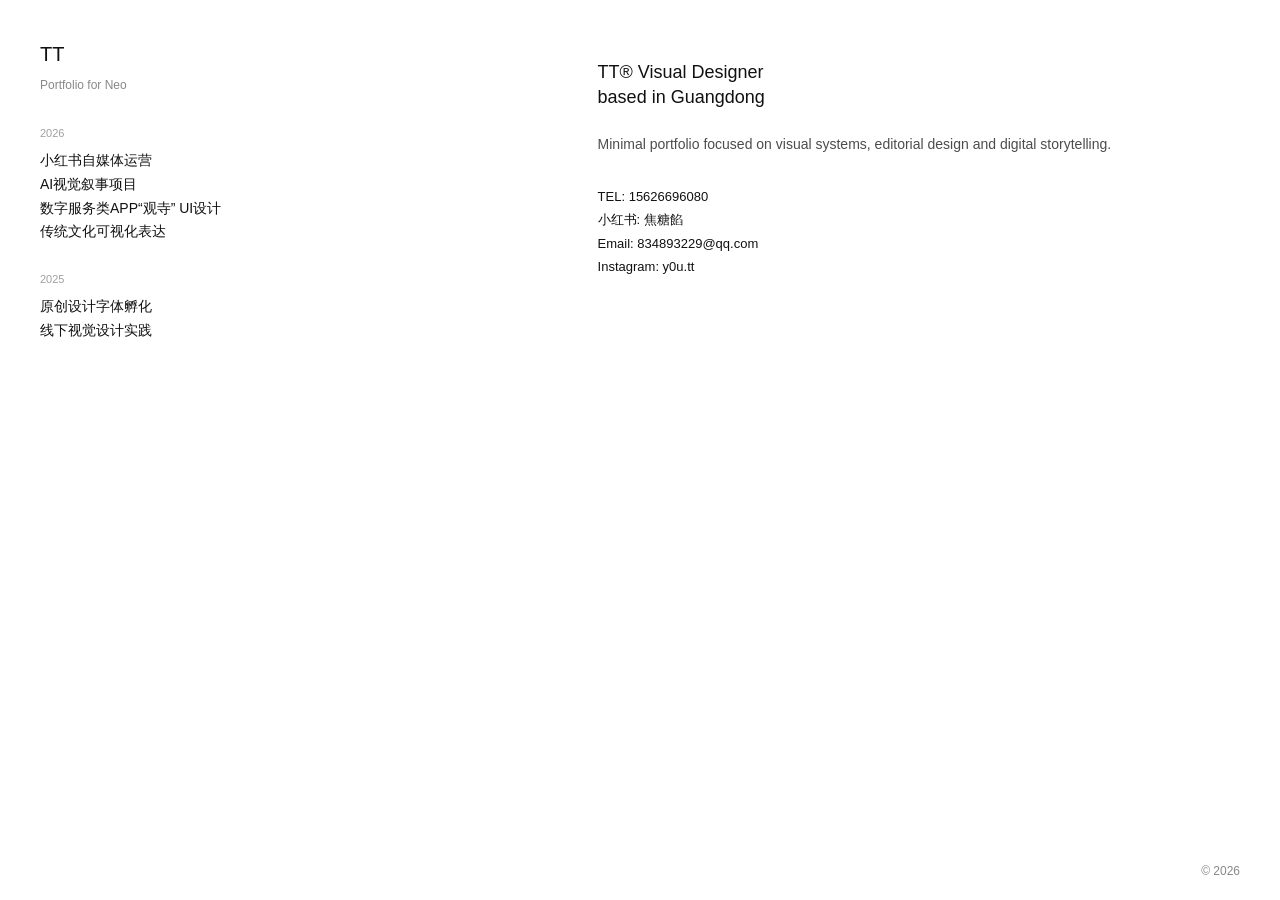
<file: index.html>
<!DOCTYPE html>
<html lang="en">
<head>
  <meta charset="UTF-8">
  <title>TT Portfolio</title>
  <link rel="stylesheet" href="style.css">
</head>

<body>

<!-- LEFT -->
<div class="left">

  <div class="brand">
    TT<br>
    <span class="sub">Portfolio for Neo</span>
  </div>

  <div class="block">

    <div class="label">2026</div>

    <a href="projectA.html">小红书自媒体运营</a>
    <a href="projectA.html">AI视觉叙事项目</a>
    <a href="projectA.html">数字服务类APP“观寺” UI设计</a>
    <a href="projectA.html">传统文化可视化表达</a>

  </div>

  <div class="block">

    <div class="label">2025</div>

    <a href="projectB.html">原创设计字体孵化</a>
    <a href="projectB.html">线下视觉设计实践</a>

  </div>

</div>

<!-- RIGHT -->
<div class="right">

  <div class="intro">
    TT® Visual Designer<br>
    based in Guangdong
  </div>

  <div class="desc">
    Minimal portfolio focused on visual systems, editorial design and digital storytelling.
  </div>

  <div class="contact">

    TEL: 15626696080<br>
    小红书: 焦糖餡<br>
    Email: 834893229@qq.com<br>
    Instagram: y0u.tt

  </div>

</div>

<!-- BOTTOM RIGHT -->
<div class="clock">© 2026</div>

</body>
</html>
</file>
<file: style.css>
﻿body {
  margin: 0;
  font-family: Helvetica, Arial, sans-serif;
  background: #fff;
  color: #111;
  line-height: 1.4;
}

/* LEFT */
.left {
  position: fixed;
  left: 40px;
  top: 40px;
  width: 35%;
}

.brand {
  font-size: 20px;
  margin-bottom: 30px;
}

.sub {
  font-size: 12px;
  opacity: 0.5;
}

.block {
  margin-bottom: 30px;
}

.label {
  font-size: 11px;
  opacity: 0.4;
  margin-bottom: 10px;
}

.left a {
  display: block;
  text-decoration: none;
  color: #111;
  font-size: 14px;
  margin: 4px 0;
  transition: 0.2s;
}

.left a:hover {
  opacity: 0.4;
  transform: translateX(2px);
}

/* RIGHT */
.right {
  margin-left: 42%;
  padding: 60px;
  max-width: 520px;
}

.intro {
  font-size: 18px;
  margin-bottom: 25px;
}

.desc {
  font-size: 14px;
  opacity: 0.75;
  margin-bottom: 30px;
}

.contact {
  font-size: 13px;
  line-height: 1.8;
}

/* TIME */
.clock {
  position: fixed;
  bottom: 20px;
  right: 40px;
  font-size: 12px;
  opacity: 0.5;
}
</file>
